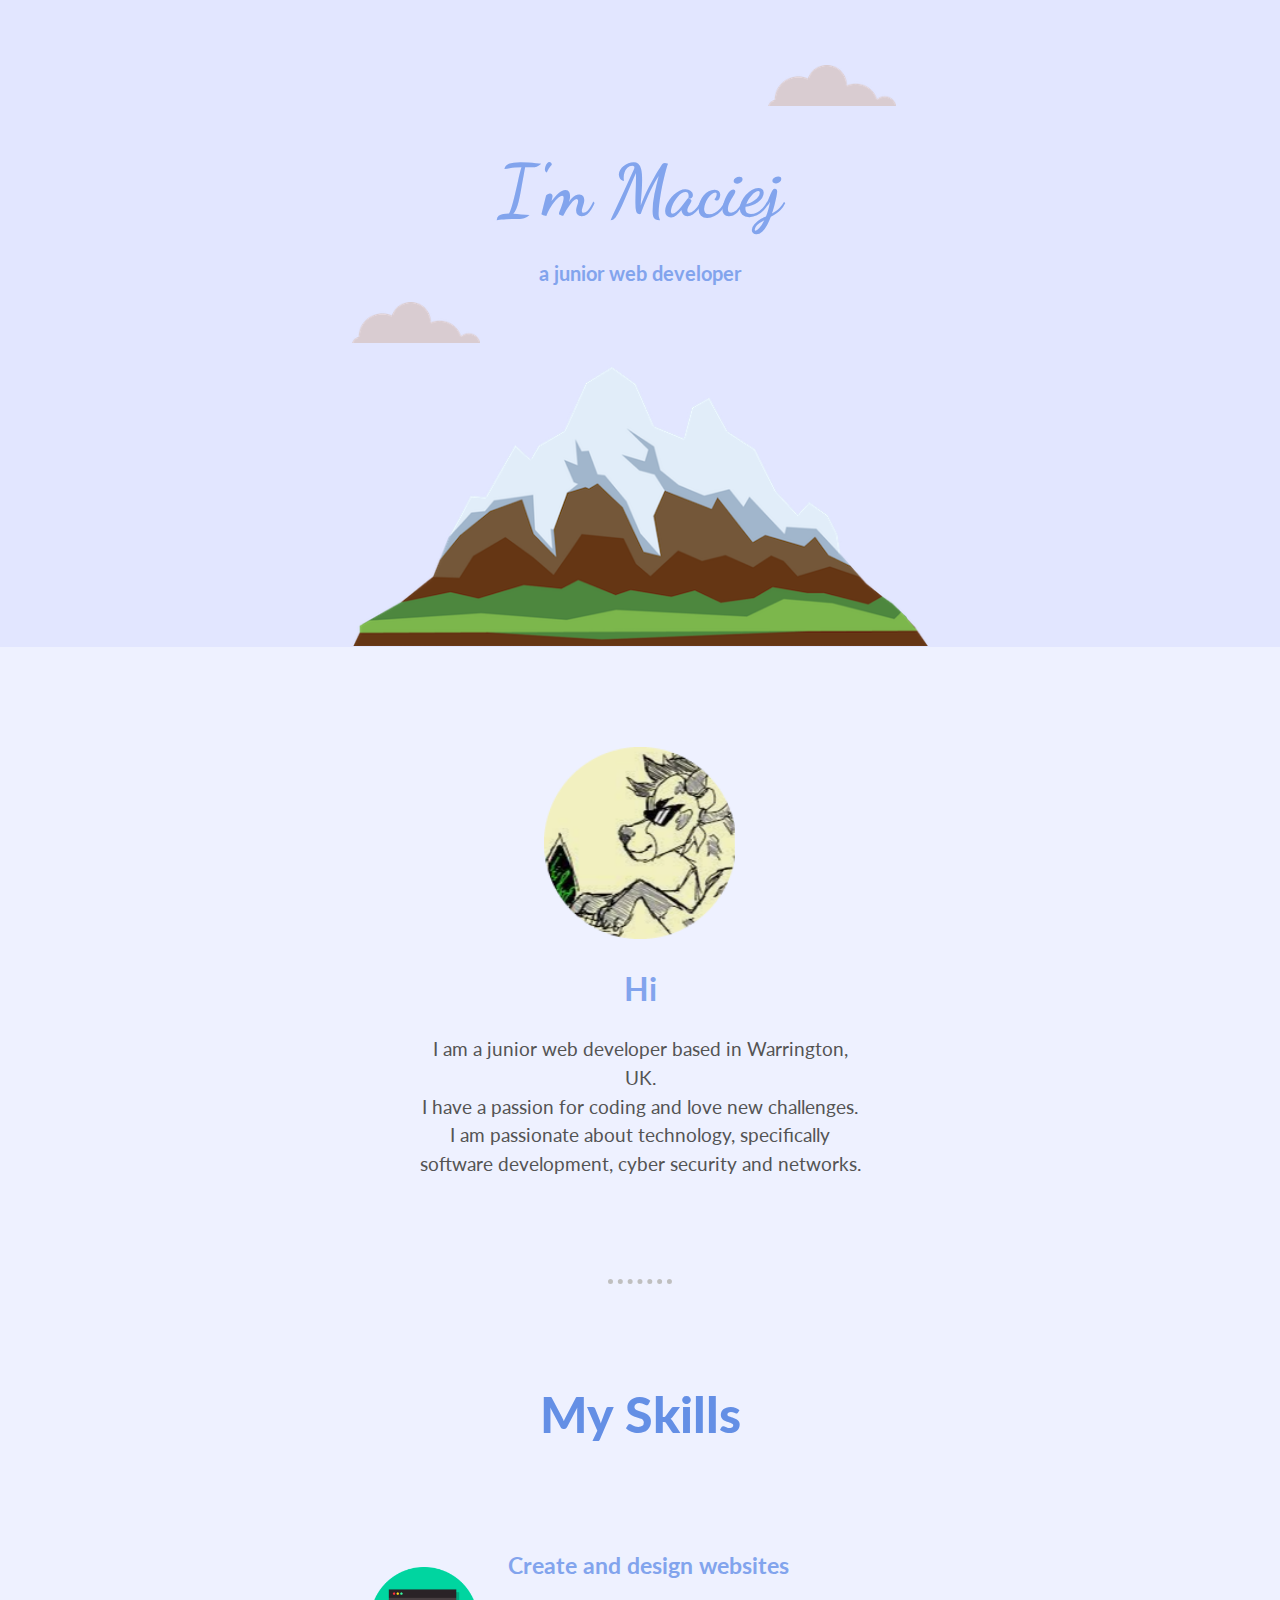
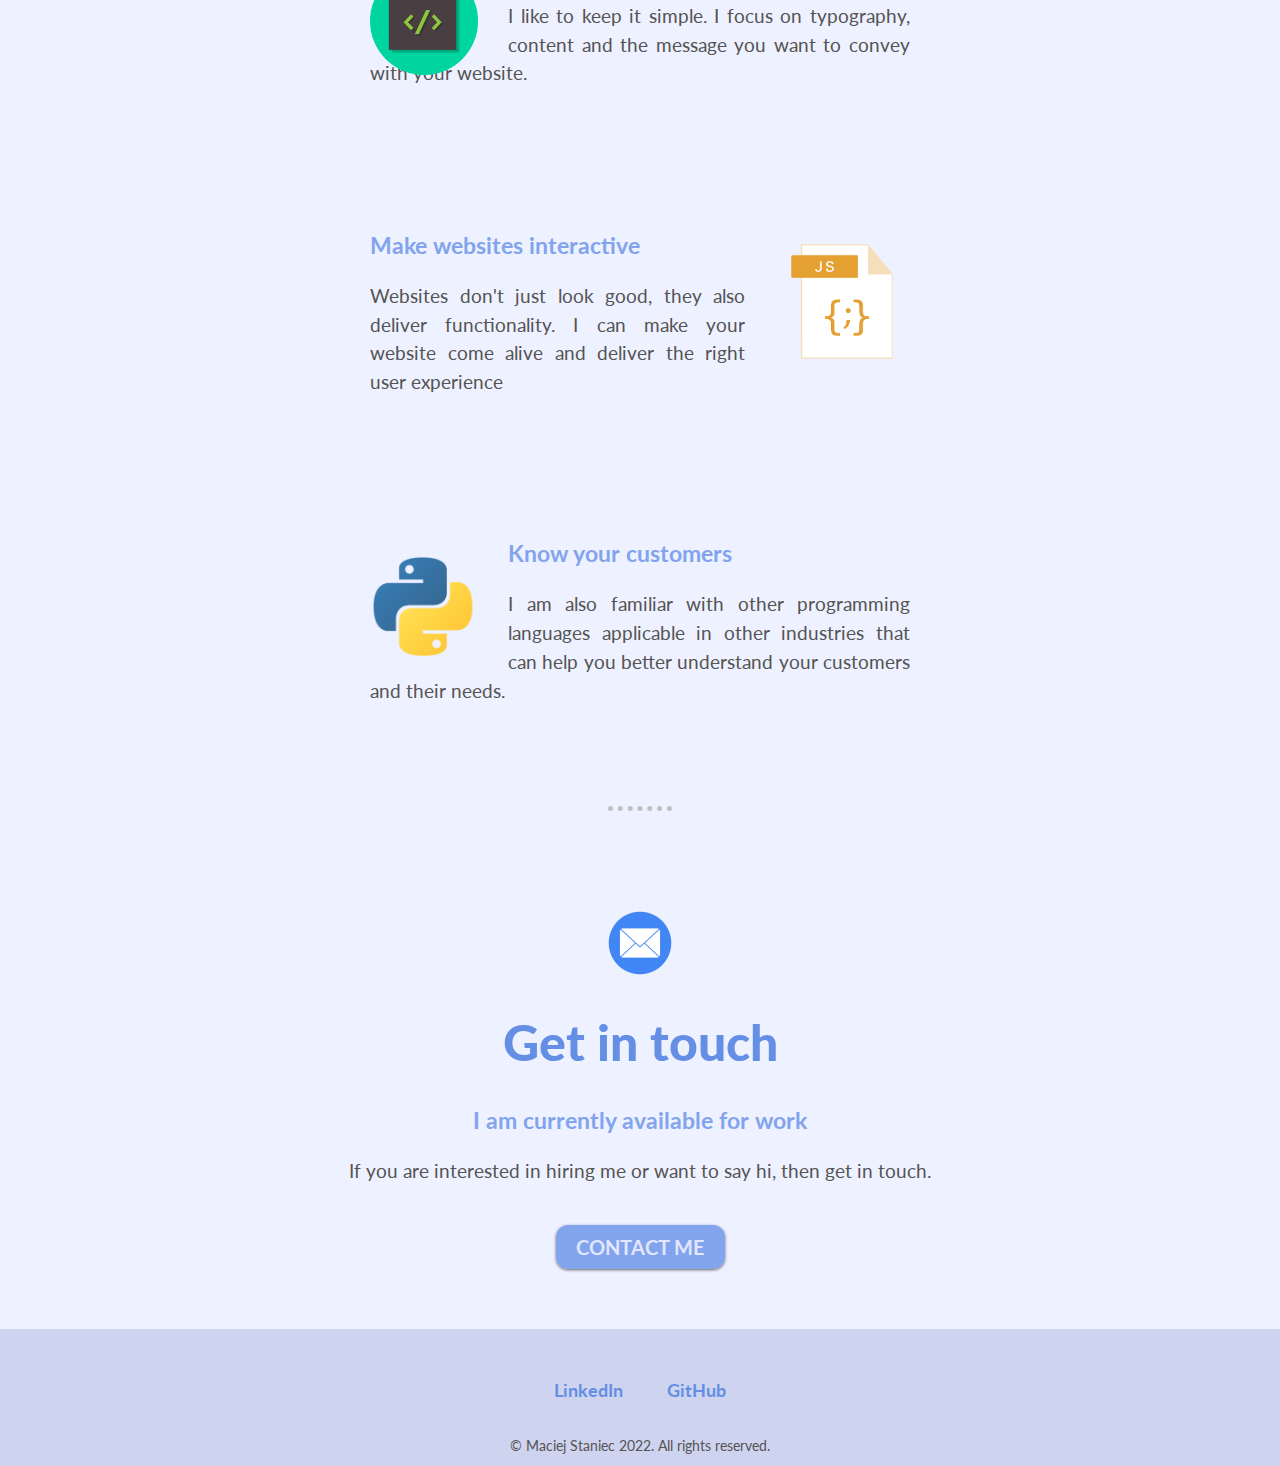
<file: index.html>
<!DOCTYPE html>
<html lang="en" dir="ltr">

    <head>
        <meta charset="utf-8">
        <meta name="viewport" content="width=device-width, initial-scale=1">
        <title>Maciej Staniec</title>
        <link rel="stylesheet" href="css/styles.css">
        <link rel="icon" href="favicon.ico">
        <link rel="preconnect" href="https://fonts.googleapis.com">
        <link rel="preconnect" href="https://fonts.gstatic.com" crossorigin>
        <link href="https://fonts.googleapis.com/css2?family=Dancing+Script&family=Lato:wght@300&family=Roboto+Slab:wght@300&display=swap" rel="stylesheet">
    </head>

    <body>
        <div class="top-container">
            <img class="top-cloud" src="images/cloud.png" alt="cloud-img">
            <h1 class="introduction">I'm Maciej</h1>
            <h2 class="personal-description">a junior web developer</h2>
            <img class="bottom-cloud" src="images/cloud.png" alt="cloud-img">
            <img class="mountain" src="images/mountain.png" alt="mountain-img">
        </div>
        <div class="middle-container">
            <div class="profile">
                <img src="images/profile_photo-circle.png" alt="profile-img" class="profile-img">
                <h2>Hi</h2>
                <p class="intro">I am a junior web developer based in Warrington, UK.</p>
                <p class="intro">I have a passion for coding and love new challenges.</p>
                <p class="intro">I am passionate about technology, specifically software development, cyber security and networks.</p>
            </div>
            <hr>
            <div class="skills">
                <h1>My Skills</h1>
                <div class="skillrow">
                    <img src="images/html_code.png" alt="html-code" class="html-img">
                    <h3>Create and design websites</h3>
                    <p class="skill-intro">I like to keep it simple. I focus on typography, content and the message you want to convey with your website.</p>
                </div>
                <div class="skillrow">
                    <img src="images/js.png" alt="python-symbol" class="js-img">
                    <h3>Make websites interactive</h3>
                    <p class="skill-intro">Websites don't just look good, they also deliver functionality. I can make your website come alive and deliver the right user experience</p>
                </div>
                <div class="skillrow pythonskill">
                    <img src="images/python-symbol.png" alt="js" class="python-img">
                    <h3>Know your customers</h3>
                    <p class="skill-intro">I am also familiar with other programming languages applicable in other industries that can help you better understand your customers and their needs.</p>
                </div>
            </div>
            <hr>
            <div class="contact-me">
                <img src="images/email.png" alt="contact" class="contact-img">
                <h1>Get in touch</h1>
                <h3>I am currently available for work</h3>
                <p>If you are interested in hiring me or want to say hi, then get in touch.</p>
                <a class="btn" href="mailto:maciej.staniec@yahoo.co.uk">Contact Me</a>
            </div>
        </div>
        <div class="bottom-container">
            <a class="footer-link" href="https://www.linkedin.com/maciej-staniec">LinkedIn</a>
            <a class="footer-link" href="https://github.com/Maciej-Staniec">GitHub</a>
            <p class="copyright">© Maciej Staniec 2022. All rights reserved.</p>
        </div>
    </body>

</html>
</file>
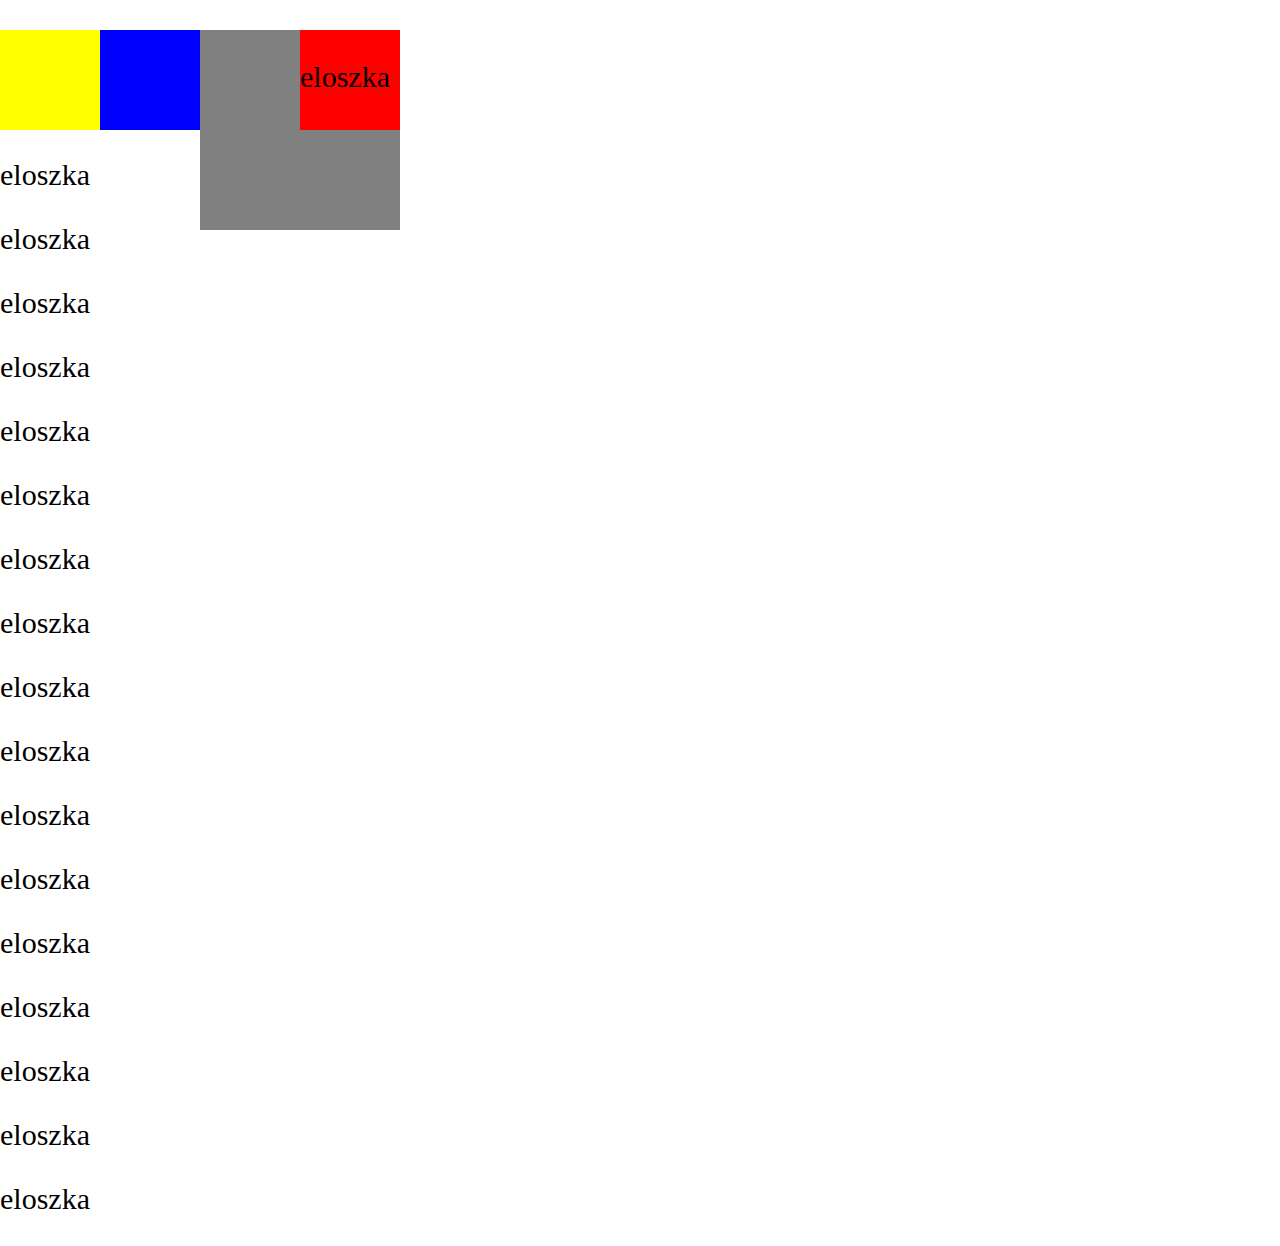
<file: test.html>
<!DOCTYPE html>
<html>

    <head>
        <meta charset="utf-8">
        <meta name="viewport" content="width=device-width, initial-scale=1">
        <title>test website</title>
        <link rel="stylesheet" href="css/test.css">
    </head>

    <body>
        <div class="container">
            <div class="red">
                <p>eloszka</p>
            </div>
        </div>
        <div class="blue">
        </div>
        <div class="yellow">
        </div>
        <p>eloszka</p>
        <p>eloszka</p>
        <p>eloszka</p>
        <p>eloszka</p>
        <p>eloszka</p>
        <p>eloszka</p>
        <p>eloszka</p>
        <p>eloszka</p>
        <p>eloszka</p>
        <p>eloszka</p>
        <p>eloszka</p>
        <p>eloszka</p>
        <p>eloszka</p>
        <p>eloszka</p>
        <p>eloszka</p>
        <p>eloszka</p>
        <p>eloszka</p>
        <p>eloszka</p>
        <p>eloszka</p>
    </body>

</html>
</file>
<file: css/styles.css>
body {
    background-color: #EEF1FF;
    margin: 0;
    text-align: center;
    font-family: 'Lato', sans-serif;
    /* font-weight: 200; */
    color: #545454;
    font-size: 1.2em;
}

h1 {
    color: #648fe5;
    font-weight: 900;
    font-size: 2.6em;
}

h2 {
    color: #82a4ed;
    font-size: 2rem;
}

h3 {
    color: #82a4ed;
    font-size: 1.45rem;
}

/* p {
    margin-top: 0;
} */

a {
    font-weight: 700;
    text-decoration: none;
}

hr {
    /*     border-style: dotted; */
    border: none;
    border-top: dotted;
    border-top-width: 5px;
    width: 5%;
    color: #bfbfbf;
    margin: 100px auto;
}

p {
    line-height: 1.5;
}

.top-container {
    background-color: #E2E6FF;
    position: relative;
    padding-top: 100px;
    color: #DAE5D0;
}

.top-cloud {
    position: absolute;
    top: 10%;
    right: 30%;
    width: 10%;
}

.bottom-cloud {
    position: absolute;
    width: 10%;
}

.mountain {
    width: 45%;
    margin-bottom: -3px;
}

.introduction {
    font-family: 'Dancing Script', cursive;
    font-size: 4.5rem;
    color: #82a4ed;
    margin-bottom: 1.7rem;
}

.personal-description {
    font-size: 1.25rem;
    color: #82a4ed;
}

.middle-container {
    background-color: #EEF1FF;
    margin: 100px auto;
}

.profile {
    width: 50%;
    margin: auto;
    /*     padding-top: 100px; */
}

.profile-img {
    width: 30%;
}

.intro {
    width: 70%;
    margin: auto;
}

.skills {
    width: 50%;
    margin: 100px auto;
}

.skillrow {
    text-align: justify;
    padding: 50px 50px;
}

.pythonskill {
    padding-bottom: 0;
}


.html-img {
    position: relative;
    top: 40px;
    width: 20%;
    float: left;
    margin-right: 30px;
    padding-bottom: 20px;
}

.js-img {
    position: relative;
    top: 25px;
    width: 25%;
    float: right;
    margin-left: 30px;
    padding-bottom: 20px;

}

.python-img {
    width: 20%;
    float: left;
    margin-right: 30px;
    position: relative;
    top: 20px;
    padding: 20px 0;
}

.contact-me {
    width: 50%;
    margin: auto;
}

.contact-img {
    width: 10%;
}

.btn {
    -webkit-border-radius: 12;
    -moz-border-radius: 12;
    border-radius: 12px;
    -webkit-box-shadow: 0px 1px 3px #666666;
    -moz-box-shadow: 0px 1px 3px #666666;
    box-shadow: 0px 1px 3px #666666;
    color: #e2e6ff;
    font-size: 20px;
    background: #82A4ED;
    padding: 10px 20px 10px 20px;
    text-decoration: none;
    text-transform: uppercase;
    position: relative;
    top: 30px;
}

.btn:hover {
    background: #8cb4ff;
    text-decoration: none;
}


.bottom-container {
    background-color: #ced3ef;
    padding-top: 30px;
    font-size: 0.875rem;
}

.footer-link {
    display: inline-block;
    font-size: 1.125rem;
    padding: 20px;
    color: #648fe5;
}

.footer-link:hover {
    color: #8cb4ff;

}

.copyright {
    margin-bottom: 0;
    padding-bottom: 10px;
}
</file>
<file: css/test.css>
body {
    margin: 0;
}

div {
    height: 100px;
    width: 100px;
}

.container {
    background-color: grey;
    position: absolute;
    left: 200px;
    height: 200px;
    width: 200px;
}

.red {
    background-color: red;
    position: absolute;
    left: 100px;
}


.blue {
    background-color: blue;
    position: absolute;
    left: 100px;
}

.yellow {
    background-color: yellow;
    position: fixed;

}

p {
    font-size: 30px;
}
</file>
